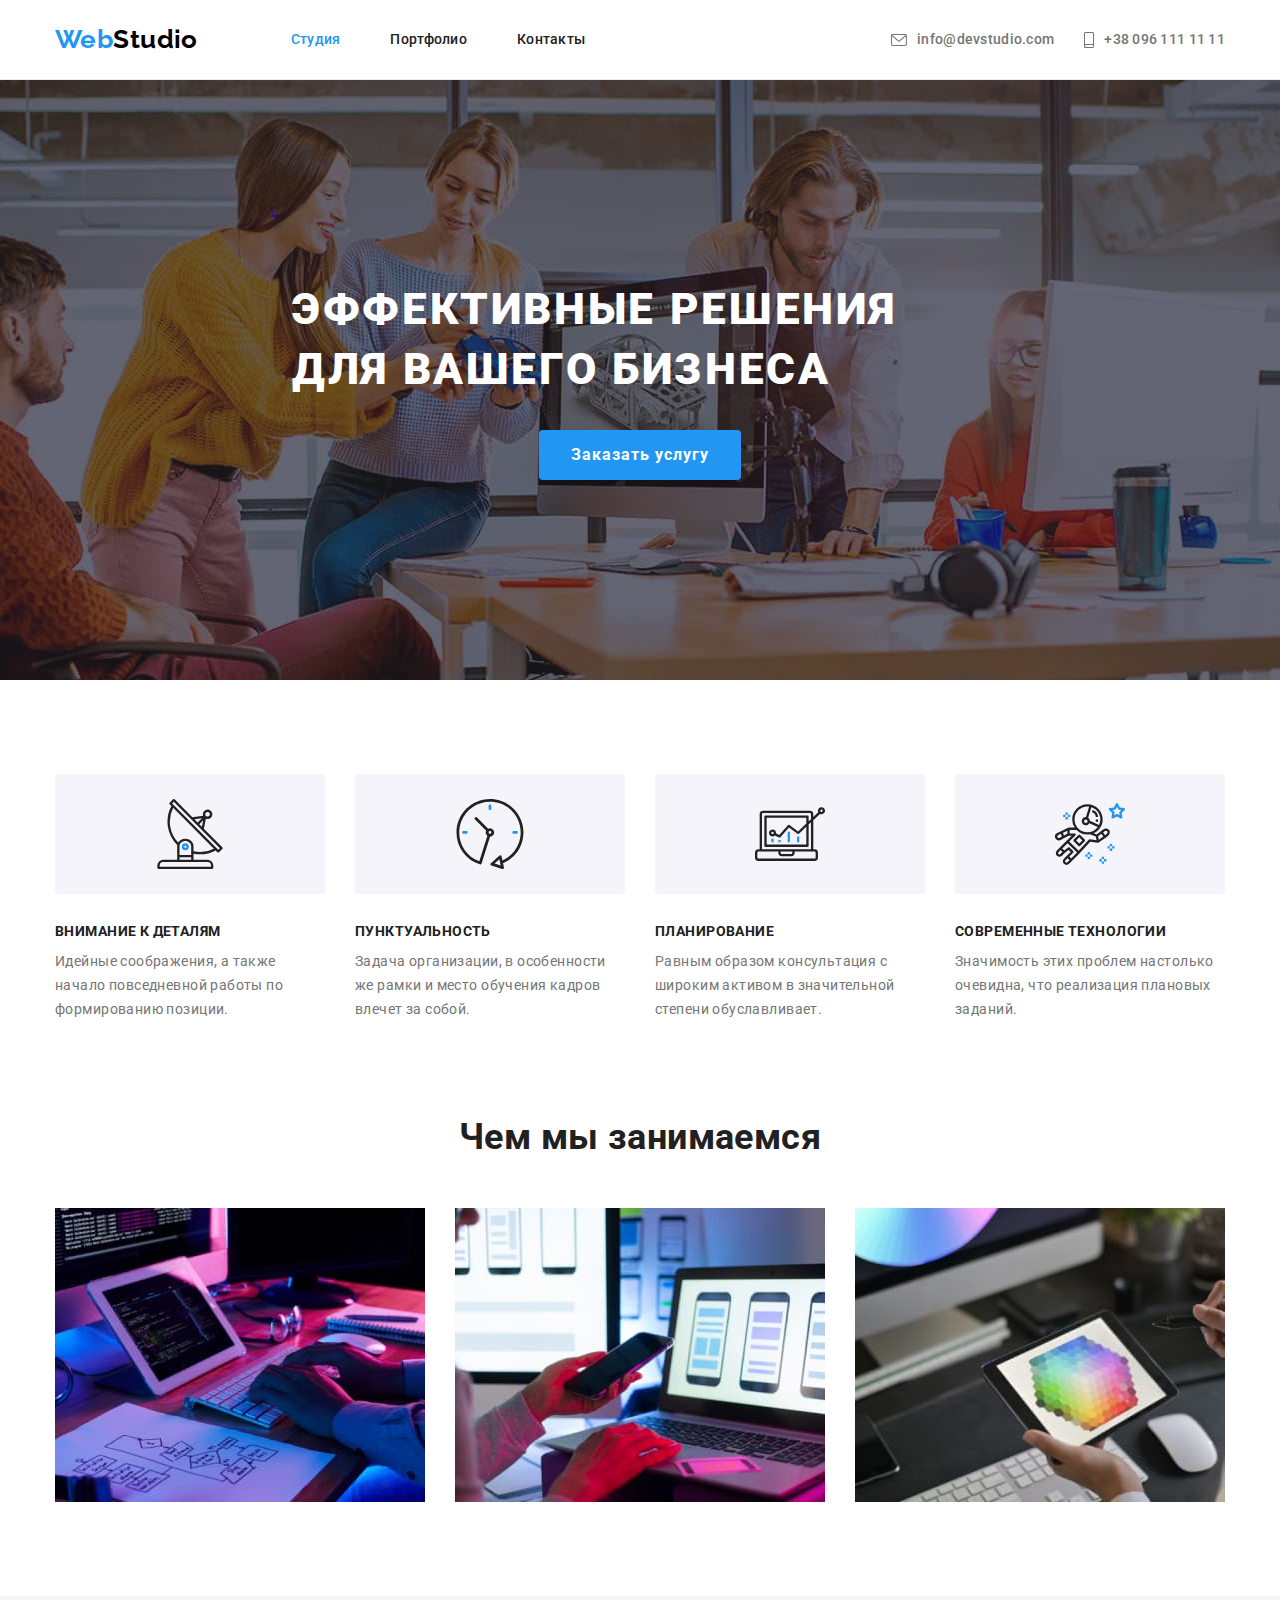
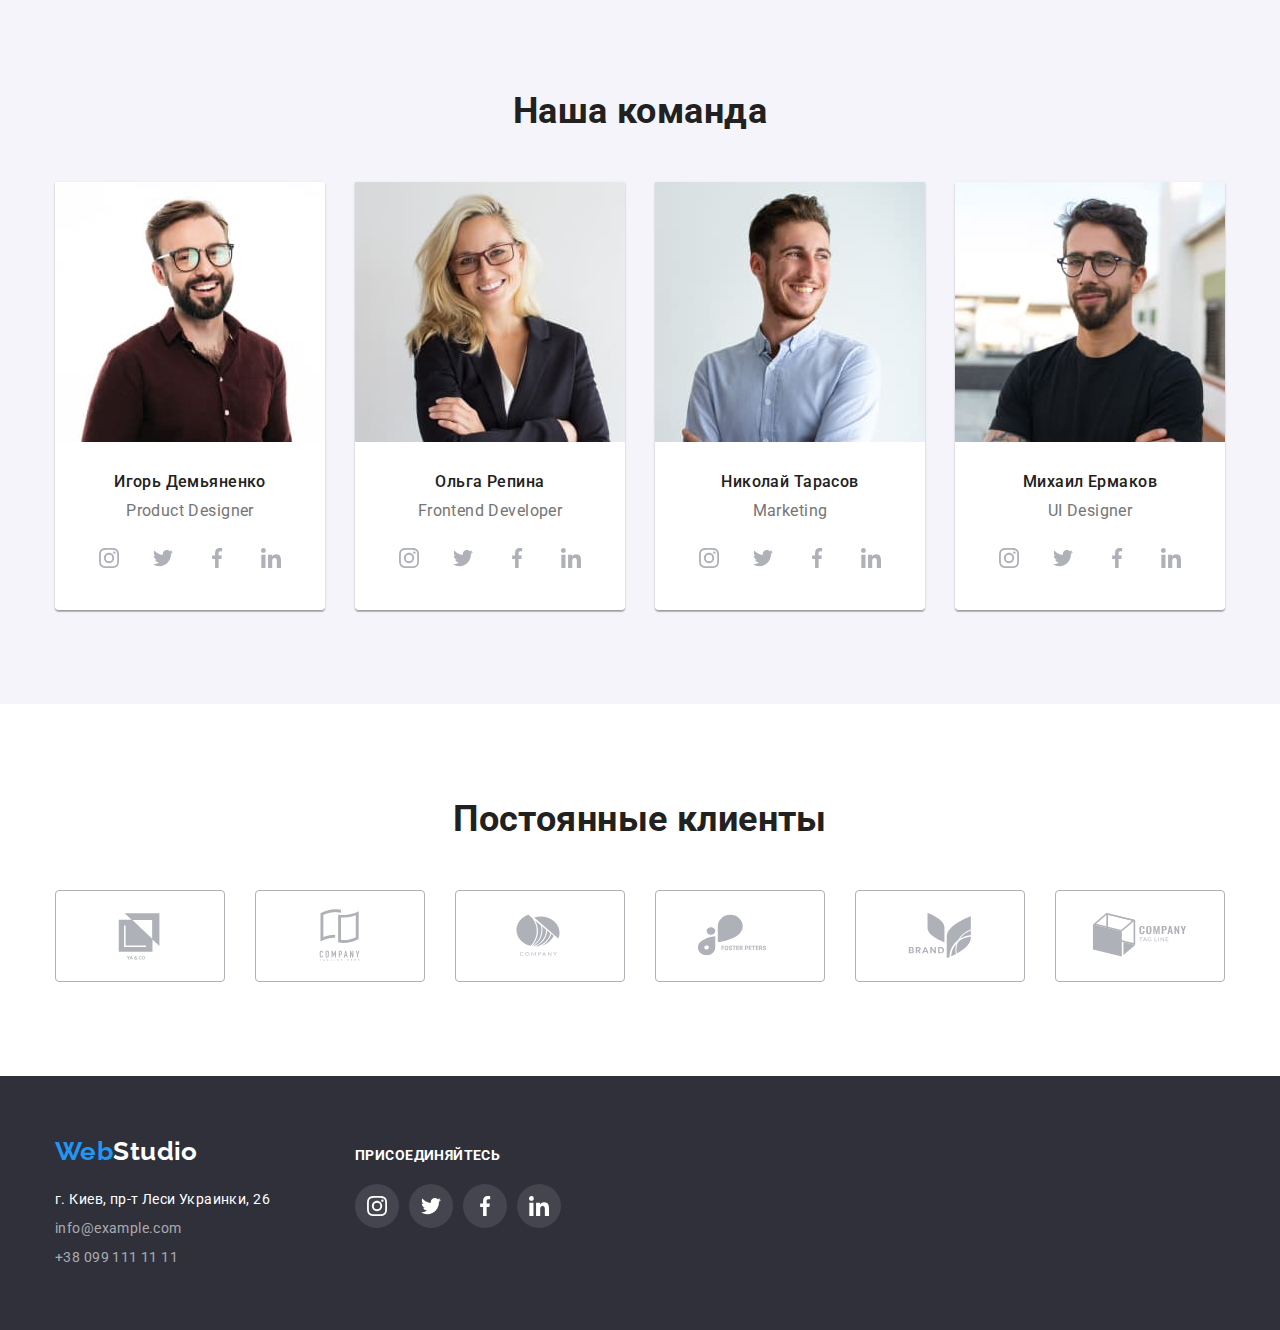
<file: index.html>
<!DOCTYPE html>
<html lang="ru">
  <head>
    <meta charset="UTF-8" />
    <!-- <meta http-equiv="X-UA-Compatible" content="IE=edge" /> -->
    <meta name="viewport" content="width=device-width, initial-scale=1.0" />
    <title>Студия</title>
    <link rel="preconnect" href="https://fonts.googleapis.com" />
    <link rel="preconnect" href="https://fonts.gstatic.com" crossorigin />
    <link
      href="https://fonts.googleapis.com/css2?family=Raleway:wght@700&family=Roboto:wght@400;500;700;900&display=swap"
      rel="stylesheet"
    />
    <link
      rel="stylesheet"
      href="https://cdnjs.cloudflare.com/ajax/libs/modern-normalize/1.1.0/modern-normalize.min.css"
    />
    <link rel="stylesheet" href="./css/styles.css" />
  </head>
  <body>
    <!-- Шапка страницы -->
    <header class="page-header">
      <div class="container page-header__inner">
        <!-- Основная навигация -->
        <nav class="page-header__nav">
          <!-- Логотип компании -->
          <a href="./index.html" class="logo" lang="en">
            <span class="logo--accent">Web</span>Studio
          </a>

          <!-- Ссылки на другие страницы -->
          <ul class="site-nav list">
            <li class="site-nav__item">
              <a
                href="./index.html"
                class="site-nav__link site-nav__link--active"
                aria-current="page"
              >
                Студия
              </a>
            </li>
            <li class="site-nav__item">
              <a href="./portfolio.html" class="site-nav__link">Портфолио</a>
            </li>
            <li class="site-nav__item">
              <a href="" class="site-nav__link">Контакты</a>
            </li>
          </ul>
        </nav>

        <!-- Почта и телефон -->
        <ul class="contacts-header list">
          <li class="contacts-header__item">
            <a href="mailto:info@devstudio.com" class="contacts-header__link">
              <svg class="contacts-header__icon" width="16" height="12">
                <use href="./images/icons.svg#envelope"></use>
              </svg>
              info@devstudio.com
            </a>
          </li>
          <li class="contacts-header__item">
            <a href="tel:+380961111111" class="contacts-header__link">
              <svg class="contacts-header__icon" width="10" height="16">
                <use href="./images/icons.svg#smartphone"></use>
              </svg>
              +38 096 111 11 11
            </a>
          </li>
        </ul>

        <!-- <div>
          <a href="mailto:info@devstudio.com">info@devstudio.com</a>
          <a href="tel:+380961111111">+38 096 111 11 11</a>
        </div> -->
      </div>
    </header>

    <!-- Уникальный контент страницы -->
    <main>
      <!-- Блок-герой -->
      <section class="hero">
        <h1 class="hero__title">Эффективные решения для вашего бизнеса</h1>
        <button type="button" class="button">Заказать услугу</button>
      </section>

      <!-- Преимущества -->
      <section class="section section--no-padding-b">
        <div class="container">
          <h2 class="visually-hidden">Преимущества</h2>

          <ul class="features-list list">
            <li class="features-list__item">
              <div class="features-list__thumb">
                <svg class="features-list__icon">
                  <use href="./images/icons.svg#antenna"></use>
                </svg>
              </div>
              <h3 class="features-list__title">Внимание к деталям</h3>
              <p class="features-list__text">
                Идейные соображения, а также начало повседневной работы по
                формированию позиции.
              </p>
            </li>
            <li class="features-list__item">
              <div class="features-list__thumb">
                <svg class="features-list__icon">
                  <use href="./images/icons.svg#clock"></use>
                </svg>
              </div>
              <h3 class="features-list__title">Пунктуальность</h3>
              <p class="features-list__text">
                Задача организации, в особенности же рамки и место обучения
                кадров влечет за собой.
              </p>
            </li>
            <li class="features-list__item">
              <div class="features-list__thumb">
                <svg class="features-list__icon">
                  <use href="./images/icons.svg#diagram"></use>
                </svg>
              </div>
              <h3 class="features-list__title">Планирование</h3>
              <p class="features-list__text">
                Равным образом консультация с широким активом в значительной
                степени обуславливает.
              </p>
            </li>
            <li class="features-list__item">
              <div class="features-list__thumb">
                <svg class="features-list__icon">
                  <use href="./images/icons.svg#astronaut"></use>
                </svg>
              </div>
              <h3 class="features-list__title">Современные технологии</h3>
              <p class="features-list__text">
                Значимость этих проблем настолько очевидна, что реализация
                плановых заданий.
              </p>
            </li>
          </ul>
        </div>
      </section>

      <!-- Чем мы занимаемся -->
      <section class="section">
        <div class="container">
          <h2 class="section__title">Чем мы занимаемся</h2>

          <ul class="gallery-list list">
            <li class="gallery-list__item">
              <img
                src="./images/img-1.jpg"
                alt="Разработчик пишет код"
                width="370"
              /><!-- в идеале указывать height -->
            </li>
            <li class="gallery-list__item">
              <img
                src="./images/img-2.jpg"
                alt="Разработчик создаёт кроссплатформенный сайт"
                width="370"
              />
            </li>
            <li class="gallery-list__item">
              <img
                src="./images/img-3.jpg"
                alt="Разработчик выбирает палитру"
                width="370"
              />
            </li>
          </ul>
        </div>
      </section>

      <!-- Наша команда -->
      <section class="section section--secondary">
        <div class="container">
          <h2 class="section__title">Наша команда</h2>

          <ul class="team-members list">
            <li class="team-members__card">
              <img
                src="./images/photo-1.jpg"
                alt="Фото Игоря Демьяненко"
                width="270"
              />
              <div class="team-members__worker">
                <h3 class="team-members__name">Игорь Демьяненко</h3>
                <p class="team-members__position" lang="en">Product Designer</p>

                <!-- Социальные сети -->
                <ul class="social-networks list">
                  <li class="social-networks__item">
                    <a
                      href=""
                      class="social-networks__link"
                      aria-label="Ссылка на Instagram"
                    >
                      <svg class="social-networks__icon">
                        <use href="./images/icons.svg#instagram"></use>
                      </svg>
                    </a>
                  </li>
                  <li class="social-networks__item">
                    <a
                      href=""
                      class="social-networks__link"
                      aria-label="Ссылка на Twitter"
                    >
                      <svg class="social-networks__icon">
                        <use href="./images/icons.svg#twitter"></use>
                      </svg>
                    </a>
                  </li>
                  <li class="social-networks__item">
                    <a
                      href=""
                      class="social-networks__link"
                      aria-label="Ссылка на Facebook"
                    >
                      <svg class="social-networks__icon">
                        <use href="./images/icons.svg#facebook"></use>
                      </svg>
                    </a>
                  </li>
                  <li class="social-networks__item">
                    <a
                      href=""
                      class="social-networks__link"
                      aria-label="Ссылка на LinkedIn"
                    >
                      <svg class="social-networks__icon">
                        <use href="./images/icons.svg#linkedin"></use>
                      </svg>
                    </a>
                  </li>
                </ul>
              </div>
            </li>
            <li class="team-members__card">
              <img
                src="./images/photo-2.jpg"
                alt="Фото Ольги Репиной"
                width="270"
              />
              <div class="team-members__worker">
                <h3 class="team-members__name">Ольга Репина</h3>
                <p class="team-members__position" lang="en">
                  Frontend Developer
                </p>

                <!-- Социальные сети -->
                <ul class="social-networks list">
                  <li class="social-networks__item">
                    <a
                      href=""
                      class="social-networks__link"
                      aria-label="Ссылка на Instagram"
                    >
                      <svg class="social-networks__icon">
                        <use href="./images/icons.svg#instagram"></use>
                      </svg>
                    </a>
                  </li>
                  <li class="social-networks__item">
                    <a
                      href=""
                      class="social-networks__link"
                      aria-label="Ссылка на Twitter"
                    >
                      <svg class="social-networks__icon">
                        <use href="./images/icons.svg#twitter"></use>
                      </svg>
                    </a>
                  </li>
                  <li class="social-networks__item">
                    <a
                      href=""
                      class="social-networks__link"
                      aria-label="Ссылка на Facebook"
                    >
                      <svg class="social-networks__icon">
                        <use href="./images/icons.svg#facebook"></use>
                      </svg>
                    </a>
                  </li>
                  <li class="social-networks__item">
                    <a
                      href=""
                      class="social-networks__link"
                      aria-label="Ссылка на LinkedIn"
                    >
                      <svg class="social-networks__icon">
                        <use href="./images/icons.svg#linkedin"></use>
                      </svg>
                    </a>
                  </li>
                </ul>
              </div>
            </li>
            <li class="team-members__card">
              <img
                src="./images/photo-3.jpg"
                alt="Фото Николая Тарасова"
                width="270"
              />
              <div class="team-members__worker">
                <h3 class="team-members__name">Николай Тарасов</h3>
                <p class="team-members__position" lang="en">Marketing</p>

                <!-- Социальные сети -->
                <ul class="social-networks list">
                  <li class="social-networks__item">
                    <a
                      href=""
                      class="social-networks__link"
                      aria-label="Ссылка на Instagram"
                    >
                      <svg class="social-networks__icon">
                        <use href="./images/icons.svg#instagram"></use>
                      </svg>
                    </a>
                  </li>
                  <li class="social-networks__item">
                    <a
                      href=""
                      class="social-networks__link"
                      aria-label="Ссылка на Twitter"
                    >
                      <svg class="social-networks__icon">
                        <use href="./images/icons.svg#twitter"></use>
                      </svg>
                    </a>
                  </li>
                  <li class="social-networks__item">
                    <a
                      href=""
                      class="social-networks__link"
                      aria-label="Ссылка на Facebook"
                    >
                      <svg class="social-networks__icon">
                        <use href="./images/icons.svg#facebook"></use>
                      </svg>
                    </a>
                  </li>
                  <li class="social-networks__item">
                    <a
                      href=""
                      class="social-networks__link"
                      aria-label="Ссылка на LinkedIn"
                    >
                      <svg class="social-networks__icon">
                        <use href="./images/icons.svg#linkedin"></use>
                      </svg>
                    </a>
                  </li>
                </ul>
              </div>
            </li>
            <li class="team-members__card">
              <img
                src="./images/photo-4.jpg"
                alt="Фото Михаила Ермакова"
                width="270"
              />
              <div class="team-members__worker">
                <h3 class="team-members__name">Михаил Ермаков</h3>
                <p class="team-members__position" lang="en">UI Designer</p>

                <!-- Социальные сети -->
                <ul class="social-networks list">
                  <li class="social-networks__item">
                    <a
                      href=""
                      class="social-networks__link"
                      aria-label="Ссылка на Instagram"
                    >
                      <svg class="social-networks__icon">
                        <use href="./images/icons.svg#instagram"></use>
                      </svg>
                    </a>
                  </li>
                  <li class="social-networks__item">
                    <a
                      href=""
                      class="social-networks__link"
                      aria-label="Ссылка на Twitter"
                    >
                      <svg class="social-networks__icon">
                        <use href="./images/icons.svg#twitter"></use>
                      </svg>
                    </a>
                  </li>
                  <li class="social-networks__item">
                    <a
                      href=""
                      class="social-networks__link"
                      aria-label="Ссылка на Facebook"
                    >
                      <svg class="social-networks__icon">
                        <use href="./images/icons.svg#facebook"></use>
                      </svg>
                    </a>
                  </li>
                  <li class="social-networks__item">
                    <a
                      href=""
                      class="social-networks__link"
                      aria-label="Ссылка на LinkedIn"
                    >
                      <svg class="social-networks__icon">
                        <use href="./images/icons.svg#linkedin"></use>
                      </svg>
                    </a>
                  </li>
                </ul>
              </div>
            </li>
          </ul>
        </div>
      </section>

      <!-- Постоянные клиенты -->
      <section class="section">
        <div class="container">
          <h2 class="section__title">Постоянные клиенты</h2>

          <ul class="clients-list list">
            <li class="clients-list__item">
              <a
                href=""
                class="clients-list__link"
                aria-label="Ссылка на первого клиента"
              >
                <svg class="clients-list__icon">
                  <use href="./images/icons.svg#client-1"></use>
                </svg>
              </a>
            </li>
            <li class="clients-list__item">
              <a
                href=""
                class="clients-list__link"
                aria-label="Ссылка на второго клиента"
              >
                <svg class="clients-list__icon">
                  <use href="./images/icons.svg#client-2"></use>
                </svg>
              </a>
            </li>
            <li class="clients-list__item">
              <a
                href=""
                class="clients-list__link"
                aria-label="Ссылка на третьего клиента"
              >
                <svg class="clients-list__icon">
                  <use href="./images/icons.svg#client-3"></use>
                </svg>
              </a>
            </li>
            <li class="clients-list__item">
              <a
                href=""
                class="clients-list__link"
                aria-label="Ссылка на четвёртого клиента"
              >
                <svg class="clients-list__icon">
                  <use href="./images/icons.svg#client-4"></use>
                </svg>
              </a>
            </li>
            <li class="clients-list__item">
              <a
                href=""
                class="clients-list__link"
                aria-label="Ссылка на пятого клиента"
              >
                <svg class="clients-list__icon">
                  <use href="./images/icons.svg#client-5"></use>
                </svg>
              </a>
            </li>
            <li class="clients-list__item">
              <a
                href=""
                class="clients-list__link"
                aria-label="Ссылка на шестого клиента"
              >
                <svg class="clients-list__icon">
                  <use href="./images/icons.svg#client-6"></use>
                </svg>
              </a>
            </li>
          </ul>
        </div>
      </section>
    </main>

    <!-- Подвал страницы -->
    <footer class="page-footer">
      <div class="container page-footer__inner">
        <div>
          <!-- Логотип компании -->
          <a href="./index.html" class="logo page-footer__logo" lang="en">
            <span class="logo--accent">Web</span>Studio
          </a>

          <!-- Контактные данные -->
          <address class="footer-address">
            <!-- Адрес -->
            г. Киев, пр-т Леси Украинки, 26

            <!-- Почта и телефон -->
            <ul class="footer-address__list list">
              <li class="footer-address__item">
                <a href="mailto:info@example.com" class="footer-address__link">
                  info@example.com
                </a>
              </li>
              <li class="footer-address__item">
                <a href="tel:+380991111111" class="footer-address__link"
                  >+38 099 111 11 11</a
                >
              </li>
            </ul>
          </address>

          <!-- <address>
            г. Киев, пр-т Леси Украинки, 26 <br />
            <a href="mailto:info@example.com">info@example.com</a> <br />
            <a href="tel:+380991111111">+38 099 111 11 11</a>
          </address> -->
        </div>

        <div class="page-footer__social">
          <b class="page-footer__text">Присоединяйтесь</b>

          <!-- Социальные сети -->
          <ul class="social-networks list">
            <li class="social-networks__item">
              <a
                href=""
                class="social-networks__link social-networks__link--theme-dark"
                aria-label="Ссылка на Instagram"
              >
                <svg class="social-networks__icon">
                  <use href="./images/icons.svg#instagram"></use>
                </svg>
              </a>
            </li>
            <li class="social-networks__item">
              <a
                href=""
                class="social-networks__link social-networks__link--theme-dark"
                aria-label="Ссылка на Twitter"
              >
                <svg class="social-networks__icon">
                  <use href="./images/icons.svg#twitter"></use>
                </svg>
              </a>
            </li>
            <li class="social-networks__item">
              <a
                href=""
                class="social-networks__link social-networks__link--theme-dark"
                aria-label="Ссылка на Facebook"
              >
                <svg class="social-networks__icon">
                  <use href="./images/icons.svg#facebook"></use>
                </svg>
              </a>
            </li>
            <li class="social-networks__item">
              <a
                href=""
                class="social-networks__link social-networks__link--theme-dark"
                aria-label="Ссылка на LinkedIn"
              >
                <svg class="social-networks__icon">
                  <use href="./images/icons.svg#linkedin"></use>
                </svg>
              </a>
            </li>
          </ul>
        </div>
      </div>
    </footer>
  </body>
</html>
</file>
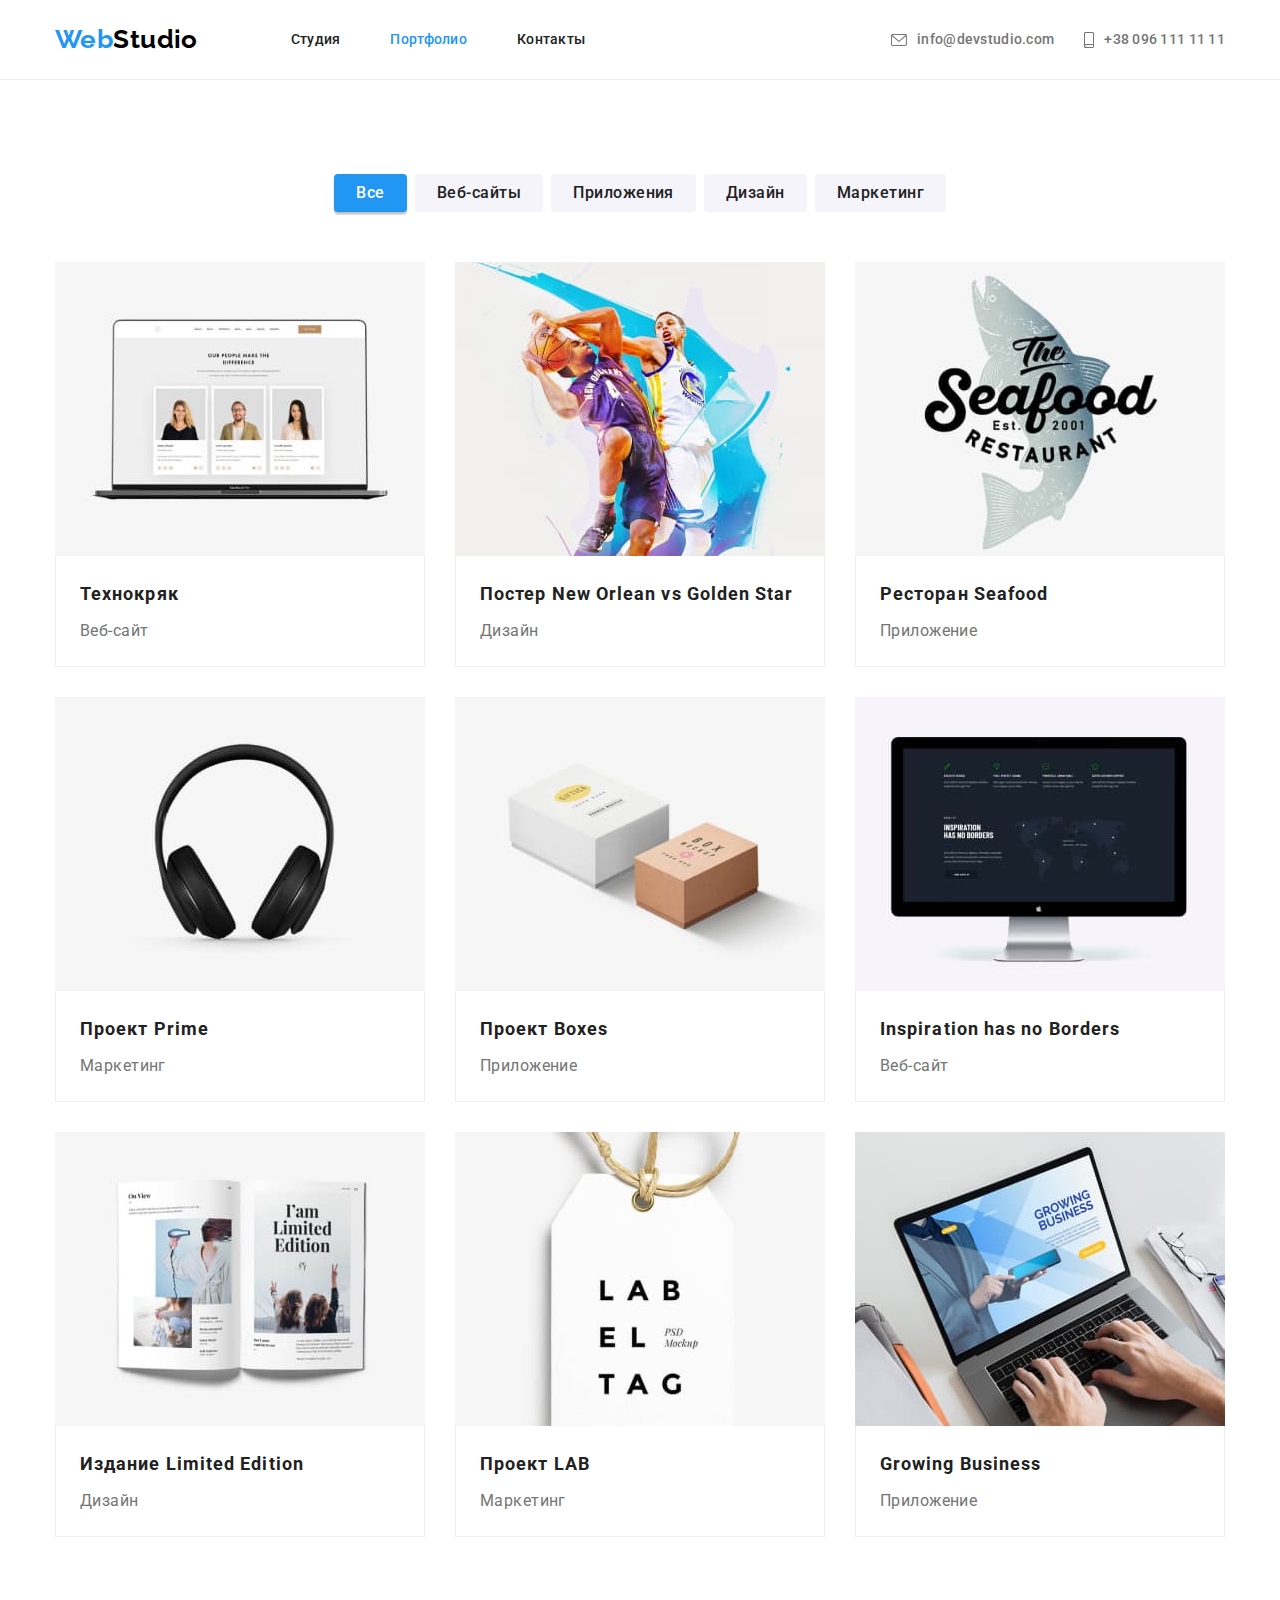
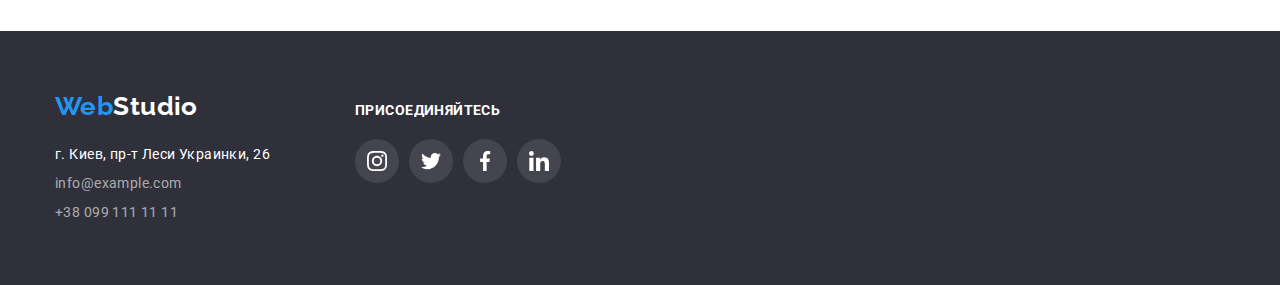
<file: portfolio.html>
<!DOCTYPE html>
<html lang="ru">
  <head>
    <meta charset="UTF-8" />
    <!-- <meta http-equiv="X-UA-Compatible" content="IE=edge" /> -->
    <meta name="viewport" content="width=device-width, initial-scale=1.0" />
    <title>Портфолио</title>
    <link rel="preconnect" href="https://fonts.googleapis.com" />
    <link rel="preconnect" href="https://fonts.gstatic.com" crossorigin />
    <link
      href="https://fonts.googleapis.com/css2?family=Raleway:wght@700&family=Roboto:wght@400;500;700;900&display=swap"
      rel="stylesheet"
    />
    <link
      rel="stylesheet"
      href="https://cdnjs.cloudflare.com/ajax/libs/modern-normalize/1.1.0/modern-normalize.min.css"
    />
    <link rel="stylesheet" href="./css/styles.css" />
  </head>
  <body>
    <!-- Шапка страницы -->
    <header class="page-header">
      <div class="container page-header__inner">
        <!-- Основная навигация -->
        <nav class="page-header__nav">
          <!-- Логотип компании -->
          <a href="./index.html" class="logo" lang="en">
            <span class="logo--accent">Web</span>Studio
          </a>

          <!-- Ссылки на другие страницы -->
          <ul class="site-nav list">
            <li class="site-nav__item">
              <a href="./index.html" class="site-nav__link">Студия</a>
            </li>
            <li class="site-nav__item">
              <a
                href="./portfolio.html"
                class="site-nav__link site-nav__link--active"
                aria-current="page"
              >
                Портфолио
              </a>
            </li>
            <li class="site-nav__item">
              <a href="" class="site-nav__link">Контакты</a>
            </li>
          </ul>
        </nav>

        <!-- Почта и телефон -->
        <ul class="contacts-header list">
          <li class="contacts-header__item">
            <a href="mailto:info@devstudio.com" class="contacts-header__link">
              <svg class="contacts-header__icon" width="16" height="12">
                <use href="./images/icons.svg#envelope"></use>
              </svg>
              info@devstudio.com
            </a>
          </li>
          <li class="contacts-header__item">
            <a href="tel:+380961111111" class="contacts-header__link">
              <svg class="contacts-header__icon" width="10" height="16">
                <use href="./images/icons.svg#smartphone"></use>
              </svg>
              +38 096 111 11 11
            </a>
          </li>
        </ul>

        <!-- <div>
          <a href="mailto:info@devstudio.com">info@devstudio.com</a>
          <a href="tel:+380961111111">+38 096 111 11 11</a>
        </div> -->
      </div>
    </header>

    <!-- Уникальный контент страницы -->
    <main>
      <!-- Наши работы -->
      <section class="section">
        <div class="container">
          <h1 class="visually-hidden">Наши работы</h1>

          <!-- Фильтр -->
          <ul class="filter list">
            <li class="filter__item">
              <button
                type="button"
                class="filter__button filter__button--active"
                aria-current="true"
              >
                Все
              </button>
            </li>
            <li class="filter__item">
              <button type="button" class="filter__button">Веб-сайты</button>
            </li>
            <li class="filter__item">
              <button type="button" class="filter__button">Приложения</button>
            </li>
            <li class="filter__item">
              <button type="button" class="filter__button">Дизайн</button>
            </li>
            <li class="filter__item">
              <button type="button" class="filter__button">Маркетинг</button>
            </li>
          </ul>
          <!-- можно сверстать без списка, ⚠️ ультраграмотно - набором радио-кнопок -->

          <ul class="works-list list">
            <li class="works-list__card">
              <a href="" class="works-list__link">
                <img
                  src="./images/pic-1.jpg"
                  alt="Сайт на экране ноутбука"
                  width="370"
                />
                <div class="works-list__content">
                  <h2 class="works-list__title">Технокряк</h2>
                  <p class="works-list__type">Веб-сайт</p>
                </div>
              </a>
            </li>
            <li class="works-list__card">
              <a href="" class="works-list__link">
                <img
                  src="./images/pic-2.jpg"
                  alt="Два баскетболиста с мячом"
                  width="370"
                />
                <div class="works-list__content">
                  <h2 class="works-list__title">
                    Постер <span lang="en">New Orlean vs Golden Star</span>
                  </h2>
                  <p class="works-list__type">Дизайн</p>
                </div>
              </a>
            </li>
            <li class="works-list__card">
              <a href="" class="works-list__link">
                <img
                  src="./images/pic-3.jpg"
                  alt="Логотип ресторана"
                  width="370"
                />
                <div class="works-list__content">
                  <h2 class="works-list__title">
                    Ресторан <span lang="en">Seafood</span>
                  </h2>
                  <p class="works-list__type">Приложение</p>
                </div>
              </a>
            </li>
            <li class="works-list__card">
              <a href="" class="works-list__link">
                <img
                  src="./images/pic-4.jpg"
                  alt="Беспроводные наушники"
                  width="370"
                />
                <div class="works-list__content">
                  <h2 class="works-list__title">
                    Проект <span lang="en">Prime</span>
                  </h2>
                  <p class="works-list__type">Маркетинг</p>
                </div>
              </a>
            </li>
            <li class="works-list__card">
              <a href="" class="works-list__link">
                <img
                  src="./images/pic-5.jpg"
                  alt="Две коробки на белом фоне"
                  width="370"
                />
                <div class="works-list__content">
                  <h2 class="works-list__title">
                    Проект <span lang="en">Boxes</span>
                  </h2>
                  <p class="works-list__type">Приложение</p>
                </div>
              </a>
            </li>
            <li class="works-list__card">
              <a href="" class="works-list__link">
                <img
                  src="./images/pic-6.jpg"
                  alt="Сайт на экране монитора"
                  width="370"
                />
                <div class="works-list__content">
                  <h2 class="works-list__title" lang="en">
                    Inspiration has no Borders
                  </h2>
                  <p class="works-list__type">Веб-сайт</p>
                </div>
              </a>
            </li>
            <li class="works-list__card">
              <a href="" class="works-list__link">
                <img
                  src="./images/pic-7.jpg"
                  alt="Открытый глянцевый журнал"
                  width="370"
                />
                <div class="works-list__content">
                  <h2 class="works-list__title">
                    Издание <span lang="en">Limited Edition</span>
                  </h2>
                  <p class="works-list__type">Дизайн</p>
                </div>
              </a>
            </li>
            <li class="works-list__card">
              <a href="" class="works-list__link">
                <img
                  src="./images/pic-8.jpg"
                  alt="Бирка с названием компании"
                  width="370"
                />
                <div class="works-list__content">
                  <h2 class="works-list__title">
                    Проект <span lang="en">LAB</span>
                  </h2>
                  <p class="works-list__type">Маркетинг</p>
                </div>
              </a>
            </li>
            <li class="works-list__card">
              <a href="" class="works-list__link">
                <img
                  src="./images/pic-9.jpg"
                  alt="Человек работает на ноутбуке"
                  width="370"
                />
                <div class="works-list__content">
                  <h2 class="works-list__title" lang="en">Growing Business</h2>
                  <p class="works-list__type">Приложение</p>
                </div>
              </a>
            </li>
          </ul>
        </div>
      </section>
    </main>

    <!-- Подвал страницы -->
    <footer class="page-footer">
      <div class="container page-footer__inner">
        <div>
          <!-- Логотип компании -->
          <a href="./index.html" class="logo page-footer__logo" lang="en">
            <span class="logo--accent">Web</span>Studio
          </a>

          <!-- Контактные данные -->
          <address class="footer-address">
            <!-- Адрес -->
            г. Киев, пр-т Леси Украинки, 26

            <!-- Почта и телефон -->
            <ul class="footer-address__list list">
              <li class="footer-address__item">
                <a href="mailto:info@example.com" class="footer-address__link">
                  info@example.com
                </a>
              </li>
              <li class="footer-address__item">
                <a href="tel:+380991111111" class="footer-address__link">
                  +38 099 111 11 11
                </a>
              </li>
            </ul>
          </address>

          <!-- <address>
            г. Киев, пр-т Леси Украинки, 26 <br />
            <a href="mailto:info@example.com">info@example.com</a> <br />
            <a href="tel:+380991111111">+38 099 111 11 11</a>
          </address> -->
        </div>

        <div class="page-footer__social">
          <b class="page-footer__text">Присоединяйтесь</b>

          <!-- Социальные сети -->
          <ul class="social-networks list">
            <li class="social-networks__item">
              <a
                href=""
                class="social-networks__link social-networks__link--theme-dark"
                aria-label="Ссылка на Instagram"
              >
                <svg class="social-networks__icon">
                  <use href="./images/icons.svg#instagram"></use>
                </svg>
              </a>
            </li>
            <li class="social-networks__item">
              <a
                href=""
                class="social-networks__link social-networks__link--theme-dark"
                aria-label="Ссылка на Twitter"
              >
                <svg class="social-networks__icon">
                  <use href="./images/icons.svg#twitter"></use>
                </svg>
              </a>
            </li>
            <li class="social-networks__item">
              <a
                href=""
                class="social-networks__link social-networks__link--theme-dark"
                aria-label="Ссылка на Facebook"
              >
                <svg class="social-networks__icon">
                  <use href="./images/icons.svg#facebook"></use>
                </svg>
              </a>
            </li>
            <li class="social-networks__item">
              <a
                href=""
                class="social-networks__link social-networks__link--theme-dark"
                aria-label="Ссылка на LinkedIn"
              >
                <svg class="social-networks__icon">
                  <use href="./images/icons.svg#linkedin"></use>
                </svg>
              </a>
            </li>
          </ul>
        </div>
      </div>
    </footer>
  </body>
</html>
</file>
<file: css/styles.css>
:root {
  --primary-text-color: #757575;
  --title-text-color: #212121;
  --accent-color: #2196f3;
  --button-hover-color: #188ce8;
  --primary-white-color: #ffffff;
  --secondary-bg-color: #f5f4fa;
  --logo-black-color: #000000;
  --header-border-color: #ececec;
  --border-color: #eeeeee;
  --hero-bg-color: #c4c4c4;
  --hero-gradient-color: rgba(47, 48, 58, 0.4);
  --icon-link-color: #afb1b8;
  --footer-bg-color: #2f303a;
  --footer-contact-color: rgba(255, 255, 255, 0.6);
  --footer-link-bg-color: rgba(255, 255, 255, 0.1);
  --primary-box-shadow: 0 4px 4px rgba(0, 0, 0, 0.15);
  --secondary-box-shadow: 0 1px 3px rgba(0, 0, 0, 0.12),
    0 1px 1px rgba(0, 0, 0, 0.14), 0 2px 1px rgba(0, 0, 0, 0.2);
  --filter-button-shadow: 0 3px 1px rgba(0, 0, 0, 0.1),
    0 1px 2px rgba(0, 0, 0, 0.08), 0 2px 2px rgba(0, 0, 0, 0.12);
  --work-card-shadow: 0 1px 1px rgba(0, 0, 0, 0.12),
    0 4px 4px rgba(0, 0, 0, 0.06), 1px 4px 6px rgba(0, 0, 0, 0.16);
}

body {
  background-color: var(--primary-white-color);
  color: var(--primary-text-color);

  font-family: 'Roboto', sans-serif;
  letter-spacing: 0.03em;
  font-size: 14px;
  line-height: 1.71;
}

/* ul {
  padding: 0;
  margin: 0;
  list-style: none;
} */

/* h1,
h2,
h3,
h4,
h5,
h6 {
  color: #212121;
} */

/* h1,
h2,
h3,
h4,
h5,
h6,
p {
  margin-top: 0;
  margin-bottom: 0;
} */

img {
  display: block;
  max-width: 100%;
  height: auto;
}

/* Утилиты */

.list {
  padding: 0;
  margin: 0;
  list-style: none;
} /* можно сделать для ссылок (.link) */

.visually-hidden {
  position: absolute;
  width: 1px;
  height: 1px;
  margin: -1px;
  border: 0;
  padding: 0;
  clip: rect(0 0 0 0);
  overflow: hidden;
}

/* Container */

.container {
  width: 1200px;
  padding-left: 15px;
  padding-right: 15px;
  margin-left: auto;
  margin-right: auto;
}

/* Logo */

.logo {
  color: var(--logo-black-color);
  font-family: 'Raleway', sans-serif;

  font-size: 26px;
  font-weight: 700;
  line-height: 1.19;
  text-decoration: none;
}

.logo--accent {
  color: var(--accent-color);
}

/* Page header */

.page-header {
  border-bottom: 1px solid var(--header-border-color);
}

.page-header__inner {
  display: flex;
}

.page-header__nav {
  display: flex;
  align-items: center;
}

/* Site nav и Contacts header */

.site-nav {
  display: flex;
  margin-left: 93px;
}

.site-nav__item:not(:last-child) {
  margin-right: 50px;
}

.site-nav__link {
  color: var(--title-text-color);
}

.contacts-header {
  display: flex;
  margin-left: auto;
}

.contacts-header__item:not(:last-child) {
  margin-right: 30px;
}

.contacts-header__link {
  align-items: center;
  color: inherit;
}

.contacts-header__icon {
  margin-right: 10px;
  fill: currentColor;
}

.site-nav__link,
.contacts-header__link {
  /* display: inline-block; */
  /* display: block; */
  display: inline-flex;
  padding-top: 32px;
  padding-bottom: 31px;

  font-weight: 500;
  line-height: 1.14;
  letter-spacing: 0.02em;
  text-decoration: none;
}

.site-nav__link:hover,
.site-nav__link:focus,
.site-nav__link--active,
.contacts-header__link:hover,
.contacts-header__link:focus {
  color: var(--accent-color);
}

/* Hero */

.hero {
  display: flex;
  flex-direction: column;
  justify-content: center;
  align-items: center;
  max-width: 1600px;
  height: 600px;
  margin-left: auto;
  margin-right: auto;
  /* padding-top: 200px;
  padding-bottom: 200px; */

  background-color: var(--hero-bg-color);
  /* если картинка не загрузится */
  background-image: linear-gradient(
      var(--hero-gradient-color),
      var(--hero-gradient-color)
    ),
    url('../images/hero-bg.jpg');
  background-repeat: no-repeat;
  background-position: center;
  background-size: cover;
  /* text-align: center; */
}

.hero__title {
  /* margin-left: auto;
  margin-right: auto; */
  width: 696px;
  margin-top: 0;
  margin-bottom: 30px;

  color: var(--primary-white-color);
  font-weight: 900;
  font-size: 44px;
  line-height: 1.36;
  letter-spacing: 0.06em;
  text-transform: uppercase;
}

/* Button */

.button {
  border: 0;
  border-radius: 4px;
  box-shadow: var(--primary-box-shadow);
  padding: 10px 32px;
  min-width: 200px;

  color: var(--primary-white-color);
  background-color: var(--accent-color);
  cursor: pointer;

  font-weight: 700;
  font-size: 16px;
  line-height: 1.88;
  letter-spacing: 0.06em;
}

.button:hover,
.button:focus {
  background-color: var(--button-hover-color);
}

/* Section */

.section {
  padding-top: 94px;
  padding-bottom: 94px;
}

.section--no-padding-b {
  padding-bottom: 0;
}

.section--secondary {
  background-color: var(--secondary-bg-color);
}

.section__title {
  margin-top: 0;
  margin-bottom: 50px;

  color: var(--title-text-color);

  font-size: 36px;
  line-height: 1.17;
  text-align: center;
}

/* Стили для index.html */

/* Features */

.features-list {
  display: flex;
}

.features-list__item {
  width: calc((100% - 90px) / 4);
  margin-right: 30px;
}

.features-list__item:last-child {
  margin-right: 0;
}

.features-list__thumb {
  display: flex;
  justify-content: center;
  align-items: center;
  height: 120px;
  margin-bottom: 30px;

  border-radius: 4px;
  background-color: var(--secondary-bg-color);
}

.features-list__icon {
  width: 70px;
  height: 70px;
}

/* Альтернатива без дополнительного блока */
/* .features-list__icon {
  width: 100%;
  height: 120px;
  padding-top: 25px;
  padding-bottom: 25px;
  margin-bottom: 30px;

  border-radius: 4px;
  background-color: var(--secondary-bg-color);
} */

.features-list__title {
  margin-top: 0;
  margin-bottom: 10px;
  color: var(--title-text-color);

  font-size: 14px;
  line-height: 1.14;
  text-transform: uppercase;
}

.features-list__text {
  margin-top: 0;
  margin-bottom: 0;
}

/* Gallery */

.gallery-list {
  display: flex;
  justify-content: space-between;
}

.gallery-list__item {
  width: calc((100% - 60px) / 3);
}

/* Team */

.team-members {
  display: flex;
  margin: -15px;
}

.team-members__card {
  width: calc(100% / 4 - 30px);
  margin: 15px;

  box-shadow: var(--secondary-box-shadow);
  border-bottom-right-radius: 4px;
  border-bottom-left-radius: 4px;
  overflow: hidden;
}

.team-members__worker {
  padding: 30px 24px;
  text-align: center;
  background-color: var(--primary-white-color);
}

.team-members__name {
  margin-bottom: 10px;
  color: var(--title-text-color);
  font-weight: 500;
}

.team-members__position {
  margin-bottom: 16px;
}

.team-members__name,
.team-members__position {
  margin-top: 0;
  font-size: 16px;
  line-height: 1.19;
}

/* Social networks */

.social-networks {
  display: inline-flex;
}

.social-networks__item:not(:last-child) {
  margin-right: 10px;
}

.social-networks__link {
  display: flex;
  justify-content: center;
  align-items: center;
  width: 44px;
  height: 44px;

  color: var(--icon-link-color);
  border-radius: 50%;
}

.social-networks__link--theme-dark {
  color: var(--primary-white-color);
  background-color: var(--footer-link-bg-color);
}

.social-networks__link:hover,
.social-networks__link:focus {
  color: var(--primary-white-color);
  background-color: var(--accent-color);
}

.social-networks__icon {
  width: 20px;
  height: 20px;
  fill: currentColor;
}

/* Clients */

.clients-list {
  display: flex;
  margin: -15px;
}

.clients-list__item {
  margin: 15px;
}

.clients-list__link {
  display: flex;
  justify-content: center;
  align-items: center;
  width: 170px;
  height: 92px;

  color: var(--icon-link-color);
  border: 1px solid var(--icon-link-color);
  border-radius: 4px;
}

.clients-list__link:hover,
.clients-list__link:focus {
  color: var(--accent-color);
  border-color: var(--accent-color);
}

.clients-list__icon {
  width: 106px;
  height: 60px;
  fill: currentColor;
}

/* Page footer */

.page-footer {
  padding-top: 60px;
  padding-bottom: 60px;
  background-color: var(--footer-bg-color);
}

.page-footer__logo {
  color: var(--primary-white-color);
}

.page-footer__inner {
  display: flex;
  align-items: baseline;
}

.page-footer__social {
  margin-left: 85px;
}

.page-footer__text {
  display: block;
  margin-bottom: 20px;
  color: var(--primary-white-color);

  line-height: 1.14;
  text-transform: uppercase;
}

/* Footer address */

.footer-address {
  margin-top: 20px;
  color: var(--primary-white-color);
  font-style: normal;
}

.footer-address__list {
  margin-top: 5px;
}

.footer-address__item:not(:first-child) {
  margin-top: 5px;
}

.footer-address__link {
  color: var(--footer-contact-color);
  text-decoration: none;
}

.footer-address__link:hover,
.footer-address__link:focus {
  color: var(--accent-color);
}

/* Стили для portfolio.html */

/* Filter */

.filter {
  display: flex;
  justify-content: center;
  margin-bottom: 50px;
}

.filter__item:not(:last-child) {
  margin-right: 8px;
}

.filter__button {
  border: 0;
  border-radius: 4px;
  padding: 6px 22px;
  min-width: 73px;

  color: var(--title-text-color);
  background-color: var(--secondary-bg-color);
  cursor: pointer;

  font-weight: 500;
  font-size: 16px;
  line-height: 1.63;
  letter-spacing: 0.03em;
}

.filter__button:hover,
.filter__button:focus,
.filter__button--active {
  color: var(--primary-white-color);
  background-color: var(--accent-color);
  box-shadow: var(--filter-button-shadow);
}

/* Works */

.works-list {
  display: flex;
  flex-wrap: wrap;
  margin: -15px;
}

.works-list__card {
  width: 370px;
  margin: 15px;
  /* margin-right: 30px;
  margin-bottom: 30px; */
}

/* .works-list > .card:nth-child(3n) {
  margin-right: 0;
}

.works-list > .card:nth-last-child(-n + 3) {
  margin-bottom: 0;
} */

/* Альтернатива */
/* .works-list > .card:not(:nth-child(3n)) {
  margin-right: 30px;
}

.works-list > .card:not(:nth-last-child(-n + 3)) {
  margin-bottom: 30px;
} */

.works-list__link {
  display: block;

  color: inherit;
  text-decoration: none;
}

.works-list__link:hover,
.works-list__link:focus {
  box-shadow: var(--work-card-shadow);
}

.works-list__content {
  padding: 20px 24px;
  border: 1px solid var(--border-color);
  border-top: none;
}

.works-list__title {
  margin-top: 0;
  margin-bottom: 4px;

  color: var(--title-text-color);

  font-size: 18px;
  line-height: 2;
  letter-spacing: 0.06em;
}

.works-list__type {
  margin-top: 0;
  margin-bottom: 0;
  font-size: 16px;
  line-height: 1.88;
}
</file>
